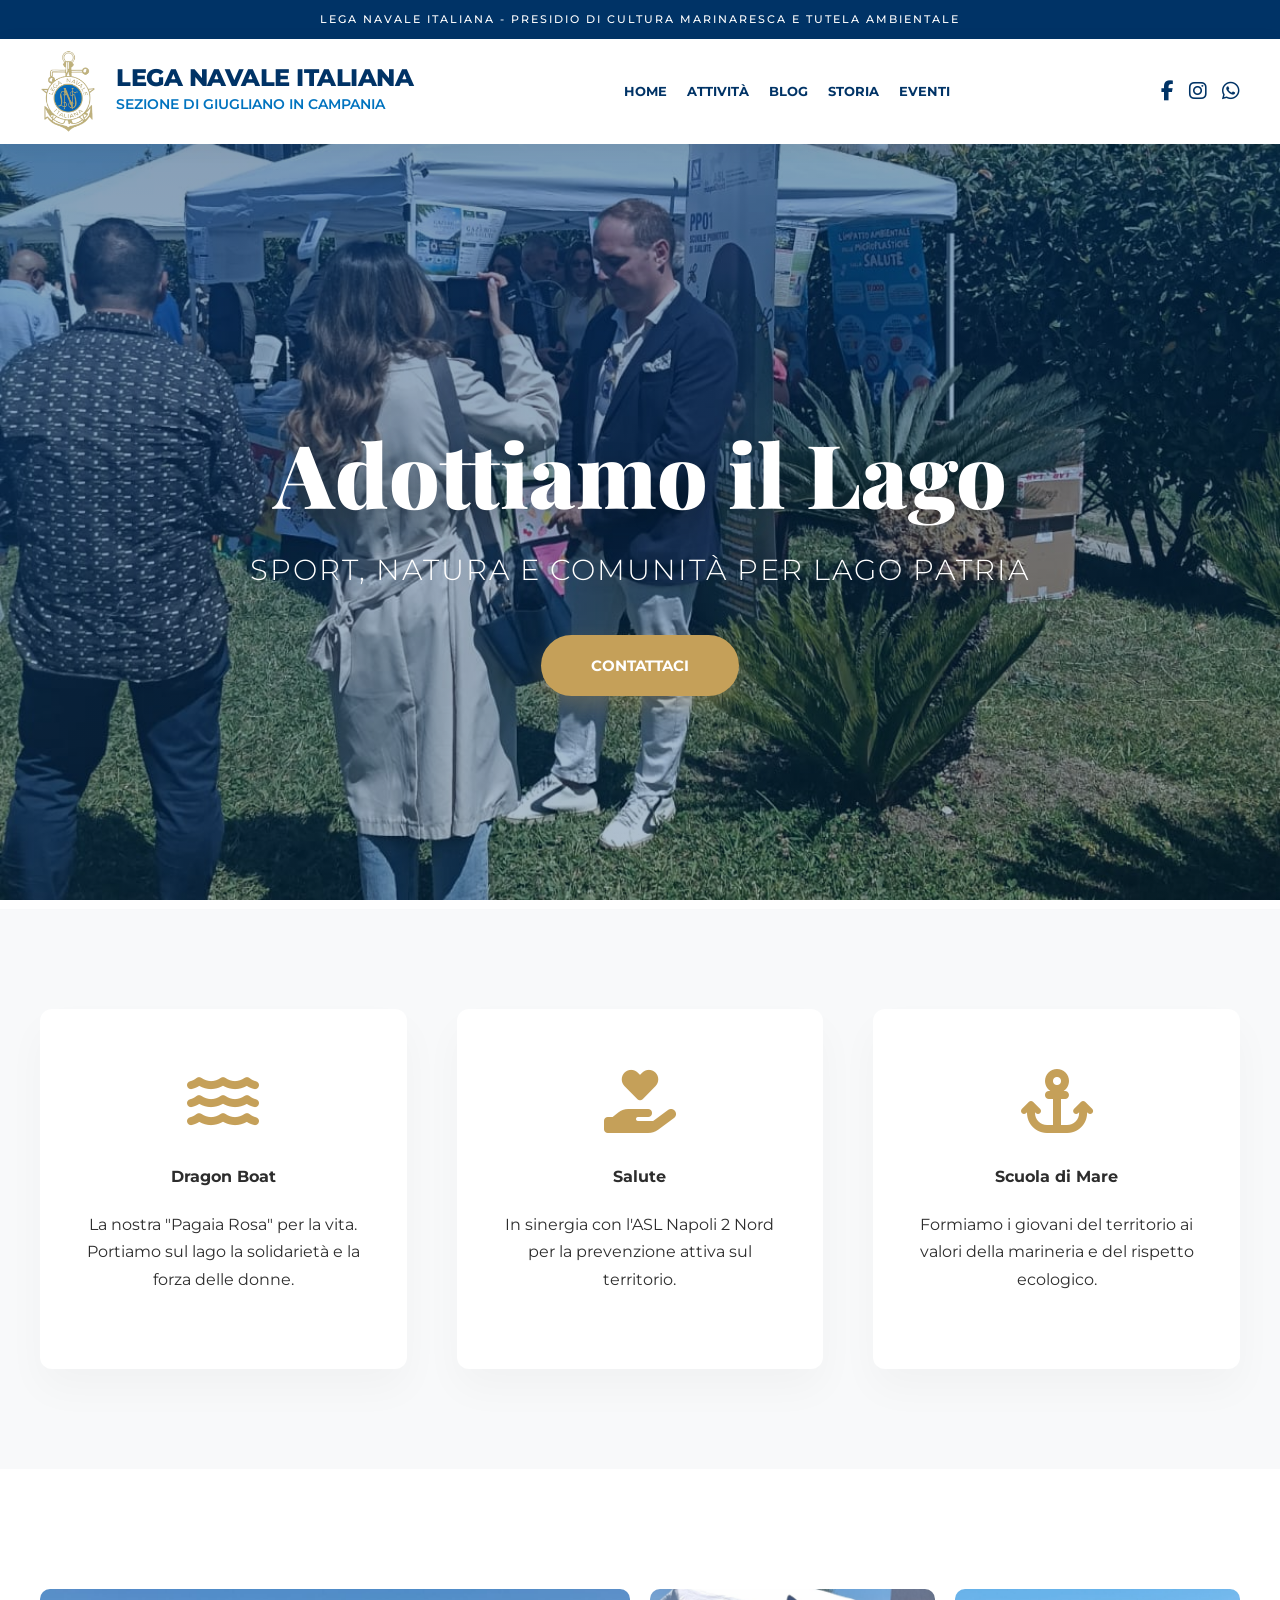
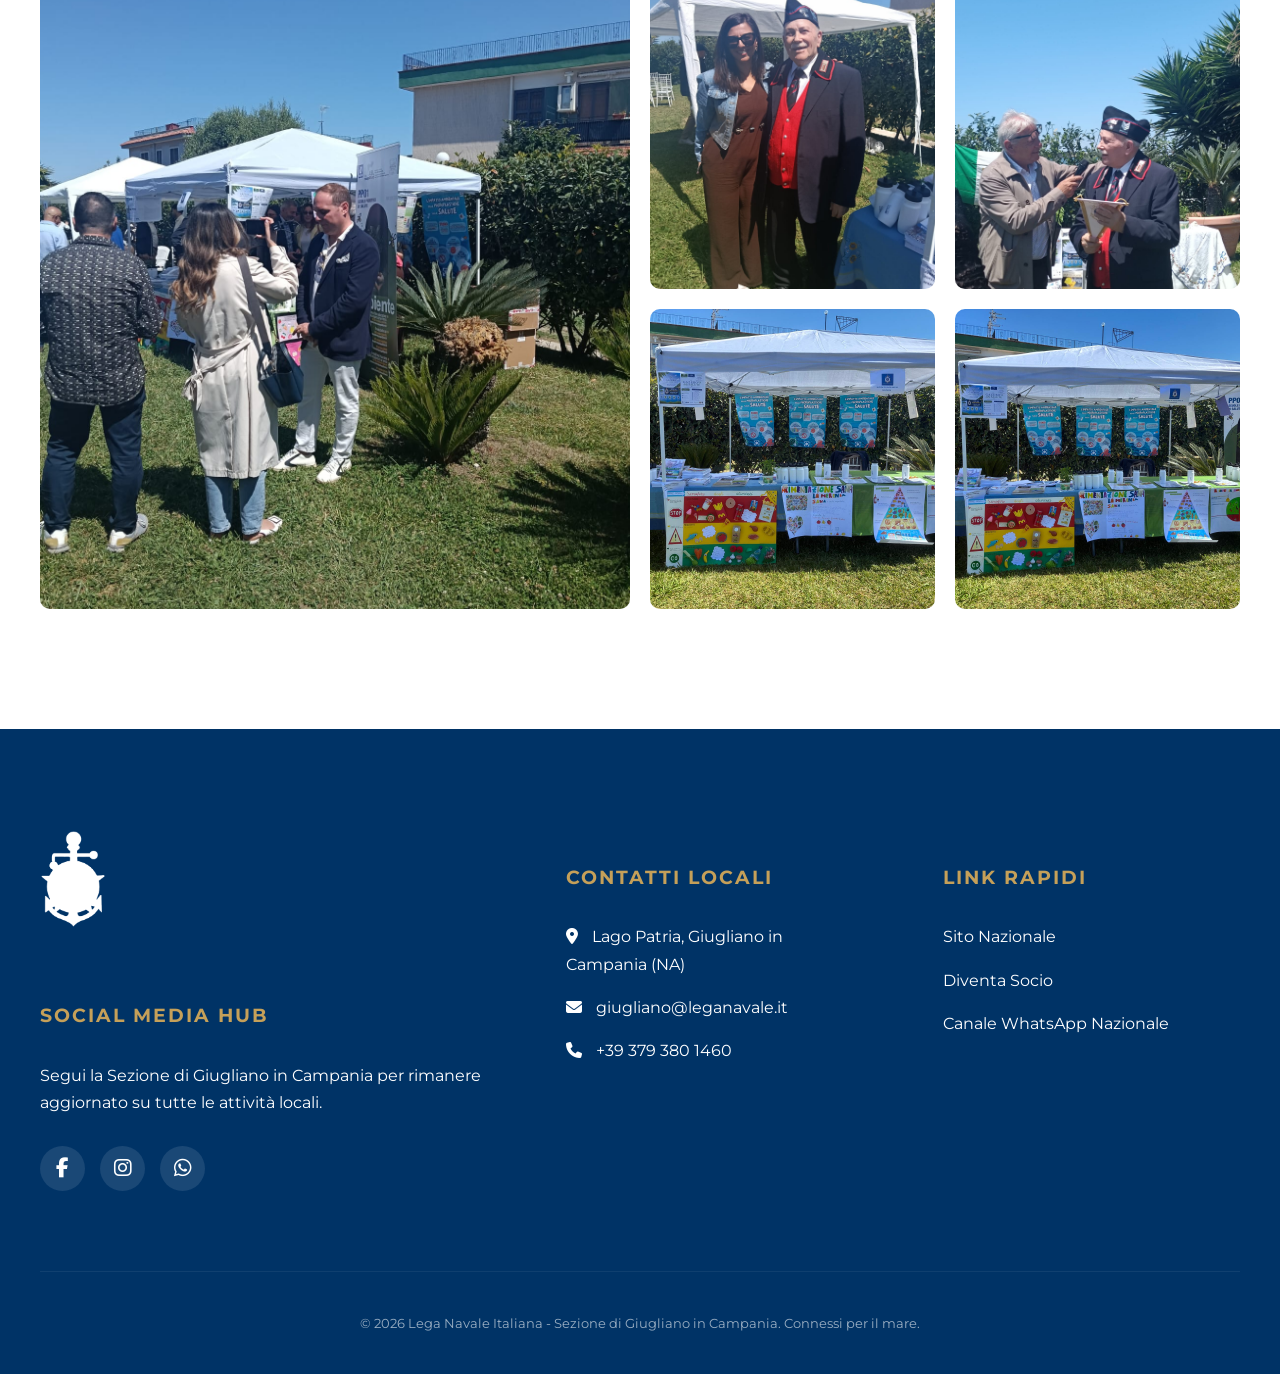
<file: index.html>
<!DOCTYPE html>
<html lang="it-IT">
<head>
    <meta charset="utf-8">
    <meta http-equiv="X-UA-Compatible" content="IE=edge,chrome=1">
    <title>Lega Navale Italiana - Sezione di Giugliano in Campania</title>
    <meta name="viewport" content="width=device-width, initial-scale=1.0">
    
    <!-- Importazione Font Istituzionali Simili -->
    <link href="https://fonts.googleapis.com/css2?family=Playfair+Display:wght@700;900&family=Montserrat:wght@300;400;500;600;700&display=swap" rel="stylesheet">
    <link rel="stylesheet" href="https://cdnjs.cloudflare.com/ajax/libs/font-awesome/6.5.1/css/all.min.css">

    <style>
        :root {
            --lni-blue: #003366; 
            --lni-light-blue: #0073bf;
            --lni-gold: #c5a059; 
            --lni-white: #ffffff;
            --lni-gray: #f8f9fa;
            --container-width: 1300px;
        }

        * { box-sizing: border-box; }

        body {
            font-family: 'Montserrat', sans-serif;
            margin: 0;
            padding: 0;
            color: #2d2d2d;
            line-height: 1.7;
            background-color: var(--lni-white);
            -webkit-font-smoothing: antialiased;
        }

        /* Top Bar */
        .top-bar {
            background-color: var(--lni-blue);
            color: white;
            padding: 10px 0;
            font-size: 11px;
            text-align: center;
            letter-spacing: 2px;
            text-transform: uppercase;
            font-weight: 500;
        }

        /* Navigation */
        nav {
            background: rgba(255, 255, 255, 0.98);
            backdrop-filter: blur(10px);
            box-shadow: 0 4px 20px rgba(0,0,0,0.05);
            padding: 10px 0;
            position: sticky;
            top: 0;
            z-index: 1000;
        }
        .nav-container {
            max-width: var(--container-width);
            margin: 0 auto;
            display: flex;
            justify-content: space-between;
            align-items: center;
            padding: 0 40px;
        }
        .logo-box {
            display: flex;
            align-items: center;
            text-decoration: none;
            color: var(--lni-blue);
        }
        .logo-box img {
            height: 85px;
            margin-right: 20px;
        }
        .logo-text h1 {
            font-size: 24px;
            margin: 0;
            font-weight: 800;
            letter-spacing: -0.5px;
            line-height: 1.1;
        }
        .logo-text span {
            font-size: 14px;
            display: block;
            color: var(--lni-light-blue);
            text-transform: uppercase;
            font-weight: 600;
            margin-top: 2px;
        }

        .nav-main-links { display: flex; gap: 20px; margin: 0 30px; }
        .nav-main-links a { text-decoration: none; color: var(--lni-blue); font-weight: 700; text-transform: uppercase; font-size: 13px; transition: 0.3s; }
        .nav-main-links a:hover { color: var(--lni-gold); }

        .nav-social {
            display: flex;
            align-items: center;
            gap: 15px;
        }
        .nav-social a {
            color: var(--lni-blue);
            font-size: 20px;
            transition: 0.3s;
            text-decoration: none;
        }
        .nav-social a:hover { color: var(--lni-gold); }

        /* Mobile Menu Toggle */
        .menu-toggle {
            display: none;
            font-size: 28px;
            color: var(--lni-blue);
            cursor: pointer;
            z-index: 1001;
        }

        /* Hero Section */
        .hero {
            height: 85vh;
            background: linear-gradient(rgba(0, 51, 102, 0.5), rgba(0, 51, 102, 0.3)), url('IMG-20260527-WA0098.jpg');
            background-size: cover;
            background-position: center;
            background-attachment: fixed;
            display: flex;
            align-items: center;
            justify-content: center;
            color: white;
            text-align: center;
            position: relative;
        }
        .hero-content {
            max-width: 1000px;
            padding: 40px;
        }
        .hero-content h2 {
            font-family: 'Playfair Display', serif;
            font-size: 5.5rem;
            margin-bottom: 20px;
            line-height: 1;
            font-weight: 900;
            text-shadow: 0 10px 30px rgba(0,0,0,0.3);
        }
        .hero-content p {
            font-size: 1.8rem;
            margin-bottom: 40px;
            font-weight: 300;
            letter-spacing: 2px;
            text-transform: uppercase;
        }

        .btn-gold {
            background-color: var(--lni-gold);
            color: white;
            padding: 18px 50px;
            text-decoration: none;
            font-weight: 700;
            border-radius: 50px;
            transition: all 0.4s;
            text-transform: uppercase;
            font-size: 15px;
            display: inline-block;
            box-shadow: 0 10px 20px rgba(197, 160, 89, 0.3);
        }
        .btn-gold:hover {
            transform: scale(1.05);
            box-shadow: 0 15px 30px rgba(0,0,0,0.2);
        }

        /* Features Section */
        .features-section {
            background-color: var(--lni-gray);
            padding: 100px 0;
        }
        .features {
            display: grid;
            grid-template-columns: repeat(3, 1fr);
            gap: 50px;
            max-width: var(--container-width);
            margin: 0 auto;
            padding: 0 40px;
        }
        .card {
            background: white;
            padding: 60px 40px;
            border-radius: 12px;
            box-shadow: 0 20px 40px rgba(0,0,0,0.03);
            transition: all 0.5s ease;
            text-align: center;
        }
        .card:hover {
            transform: translateY(-15px);
            border-bottom: 6px solid var(--lni-blue);
        }
        .card i {
            font-size: 4rem;
            color: var(--lni-gold);
            margin-bottom: 30px;
            display: block;
        }

        /* Showcase Gallery */
        .showcase { padding: 120px 0; }
        .gallery-container { max-width: var(--container-width); margin: 0 auto; padding: 0 40px; }
        .gallery-grid {
            display: grid;
            grid-template-columns: repeat(4, 1fr);
            grid-auto-rows: 300px;
            gap: 20px;
        }
        .gallery-item { position: relative; overflow: hidden; border-radius: 10px; }
        .gallery-item.large { grid-column: span 2; grid-row: span 2; }
        .gallery-item img { width: 100%; height: 100%; object-fit: cover; transition: 0.8s; }
        .gallery-item:hover img { transform: scale(1.1); }

        /* Footer */
        footer {
            background: var(--lni-blue);
            color: white;
            padding: 100px 40px 40px;
        }
        .footer-grid {
            max-width: var(--container-width);
            margin: 0 auto;
            display: grid;
            grid-template-columns: 1.5fr 1fr 1fr;
            gap: 80px;
        }
        .footer-logo img {
            height: 100px;
            margin-bottom: 30px;
            filter: brightness(0) invert(1);
        }
        .footer-col h5 {
            font-size: 1.2rem;
            margin-bottom: 30px;
            color: var(--lni-gold);
            text-transform: uppercase;
            letter-spacing: 2px;
        }
        .social-box {
            display: flex;
            gap: 15px;
            margin-top: 30px;
            flex-wrap: wrap;
        }
        .social-box a {
            width: 45px;
            height: 45px;
            background: rgba(255,255,255,0.1);
            display: flex;
            align-items: center;
            justify-content: center;
            border-radius: 50%;
            color: white;
            font-size: 20px;
            transition: 0.3s;
            text-decoration: none;
        }
        .social-box a:hover {
            background: var(--lni-gold);
            transform: translateY(-5px);
        }
        .copyright {
            max-width: var(--container-width);
            margin: 80px auto 0;
            padding-top: 40px;
            border-top: 1px solid rgba(255,255,255,0.1);
            text-align: center;
            font-size: 13px;
            opacity: 0.6;
        }

        /* Mobile Adjustments */
        @media (max-width: 1024px) {
            .hero-content h2 { font-size: 4rem; }
            .features { grid-template-columns: repeat(2, 1fr); }
            .footer-grid { grid-template-columns: 1fr; text-align: center; }
            .social-box { justify-content: center; }

            .menu-toggle { display: block; }
            .nav-main-links {
                display: none;
                flex-direction: column;
                position: absolute;
                top: 100%;
                left: 0;
                width: 100%;
                background: white;
                padding: 30px;
                box-shadow: 0 15px 30px rgba(0,0,0,0.1);
                gap: 20px;
                margin: 0;
                text-align: center;
                border-top: 1px solid #eee;
            }
            .nav-main-links.active { display: flex; }
            .nav-social { display: none; }
        }
        @media (max-width: 768px) {
            .hero-content h2 { font-size: 3rem; }
            .features { grid-template-columns: 1fr; }
            .gallery-grid { grid-template-columns: 1fr; }
            .nav-container { padding: 0 20px; }
            .logo-text h1 { font-size: 18px; }
            .logo-box img { height: 60px; }
            .nav-social { display: none; }
        }
    </style>
</head>
<body>

    <div class="top-bar">
        Lega Navale Italiana - Presidio di Cultura Marinaresca e Tutela Ambientale
    </div>

    <nav>
        <div class="nav-container">
            <a href="index.html" class="logo-box">
                <img src="mod/aalborg_theme/graphics/nuovo_layout/images/logo.png" alt="Logo LNI">
                <div class="logo-text">
                    <h1>LEGA NAVALE ITALIANA</h1>
                    <span>Sezione di Giugliano in Campania</span>
                </div>
            </a>
            
            <div class="nav-main-links" id="nav-menu">
                <a href="index.html">Home</a>
                <a href="attivita.html">Attività</a>
                <a href="blog.html">Blog</a>
                <a href="storia.html">Storia</a>
                <a href="eventi.html">Eventi</a>
            </div>

            <div class="nav-social">
                <a href="https://www.facebook.com/share/1XzdyFtsT1/" title="Facebook" target="_blank"><i class="fab fa-facebook-f"></i></a>
                <a href="https://www.instagram.com/leganavaledigiugliano?igsh=MW5rMWNlbTltMmd3MA==" title="Instagram" target="_blank"><i class="fab fa-instagram"></i></a>
                <a href="https://wa.me/393793801460" title="WhatsApp" target="_blank"><i class="fab fa-whatsapp"></i></a>
            </div>

            <div class="menu-toggle" onclick="toggleMenu()">
                <i class="fas fa-bars"></i>
            </div>
        </div>
    </nav>

    <script>
        function toggleMenu() {
            const menu = document.getElementById('nav-menu');
            menu.classList.toggle('active');
        }
    </script>

    <header class="hero">
        <div class="hero-content">
            <h2>Adottiamo il Lago</h2>
            <p>Sport, Natura e Comunità per Lago Patria</p>
            <a href="https://wa.me/393793801460" class="btn-gold">Contattaci</a>
        </div>
    </header>

    <section class="features-section" id="progetti">
        <div class="features">
            <div class="card">
                <i class="fas fa-water"></i>
                <h4>Dragon Boat</h4>
                <p>La nostra "Pagaia Rosa" per la vita. Portiamo sul lago la solidarietà e la forza delle donne.</p>
            </div>
            <div class="card">
                <i class="fas fa-hand-holding-heart"></i>
                <h4>Salute</h4>
                <p>In sinergia con l'ASL Napoli 2 Nord per la prevenzione attiva sul territorio.</p>
            </div>
            <div class="card">
                <i class="fas fa-anchor"></i>
                <h4>Scuola di Mare</h4>
                <p>Formiamo i giovani del territorio ai valori della marineria e del rispetto ecologico.</p>
            </div>
        </div>
    </section>

    <section class="showcase">
        <div class="gallery-container">
            <div class="gallery-grid">
                <div class="gallery-item large">
                    <img src="IMG-20260527-WA0098.jpg" alt="Lago Patria">
                </div>
                <div class="gallery-item">
                    <img src="IMG-20260527-WA0032.jpg" alt="Eventi">
                </div>
                <div class="gallery-item">
                    <img src="IMG-20260527-WA0045.jpg" alt="Sede LNI">
                </div>
                <div class="gallery-item">
                    <img src="IMG-20260527-WA0053.jpg" alt="Giovani">
                </div>
                <div class="gallery-item">
                    <img src="IMG-20260527-WA0084.jpg" alt="Premiazione">
                </div>
            </div>
        </div>
    </section>

    <footer>
        <div class="footer-grid">
            <div class="footer-col">
                <div class="footer-logo">
                    <img src="mod/aalborg_theme/graphics/nuovo_layout/images/logo.png" alt="Logo LNI">
                </div>
                <h5>Social Media Hub</h5>
                <p>Segui la Sezione di Giugliano in Campania per rimanere aggiornato su tutte le attività locali.</p>
                <div class="social-box">
                    <a href="https://www.facebook.com/share/1XzdyFtsT1/" title="Facebook" target="_blank"><i class="fab fa-facebook-f"></i></a>
                    <a href="https://www.instagram.com/leganavaledigiugliano?igsh=MW5rMWNlbTltMmd3MA==" title="Instagram" target="_blank"><i class="fab fa-instagram"></i></a>
                    <a href="https://wa.me/393793801460" title="WhatsApp" target="_blank"><i class="fab fa-whatsapp"></i></a>
                </div>
            </div>
            <div class="footer-col">
                <h5>Contatti Locali</h5>
                <p><i class="fas fa-map-marker-alt" style="margin-right:10px;"></i> Lago Patria, Giugliano in Campania (NA)</p>
                <p><i class="fas fa-envelope" style="margin-right:10px;"></i> giugliano@leganavale.it</p>
                <p><i class="fas fa-phone" style="margin-right:10px;"></i> +39 379 380 1460</p>
            </div>
            <div class="footer-col">
                <h5>Link Rapidi</h5>
                <p><a href="https://www.leganavale.it" target="_blank" style="color:white; text-decoration:none;">Sito Nazionale</a></p>
                <p><a href="https://www.leganavale.it/struttura/associati" target="_blank" style="color:white; text-decoration:none;">Diventa Socio</a></p>
                <p><a href="https://whatsapp.com/channel/0029VaB0RAn1XquW6LqG3M3f" target="_blank" style="color:white; text-decoration:none;">Canale WhatsApp Nazionale</a></p>
            </div>
        </div>
        <div class="copyright">
            &copy; 2026 Lega Navale Italiana - Sezione di Giugliano in Campania. Connessi per il mare.
        </div>
    </footer>

</body>
</html>
</file>
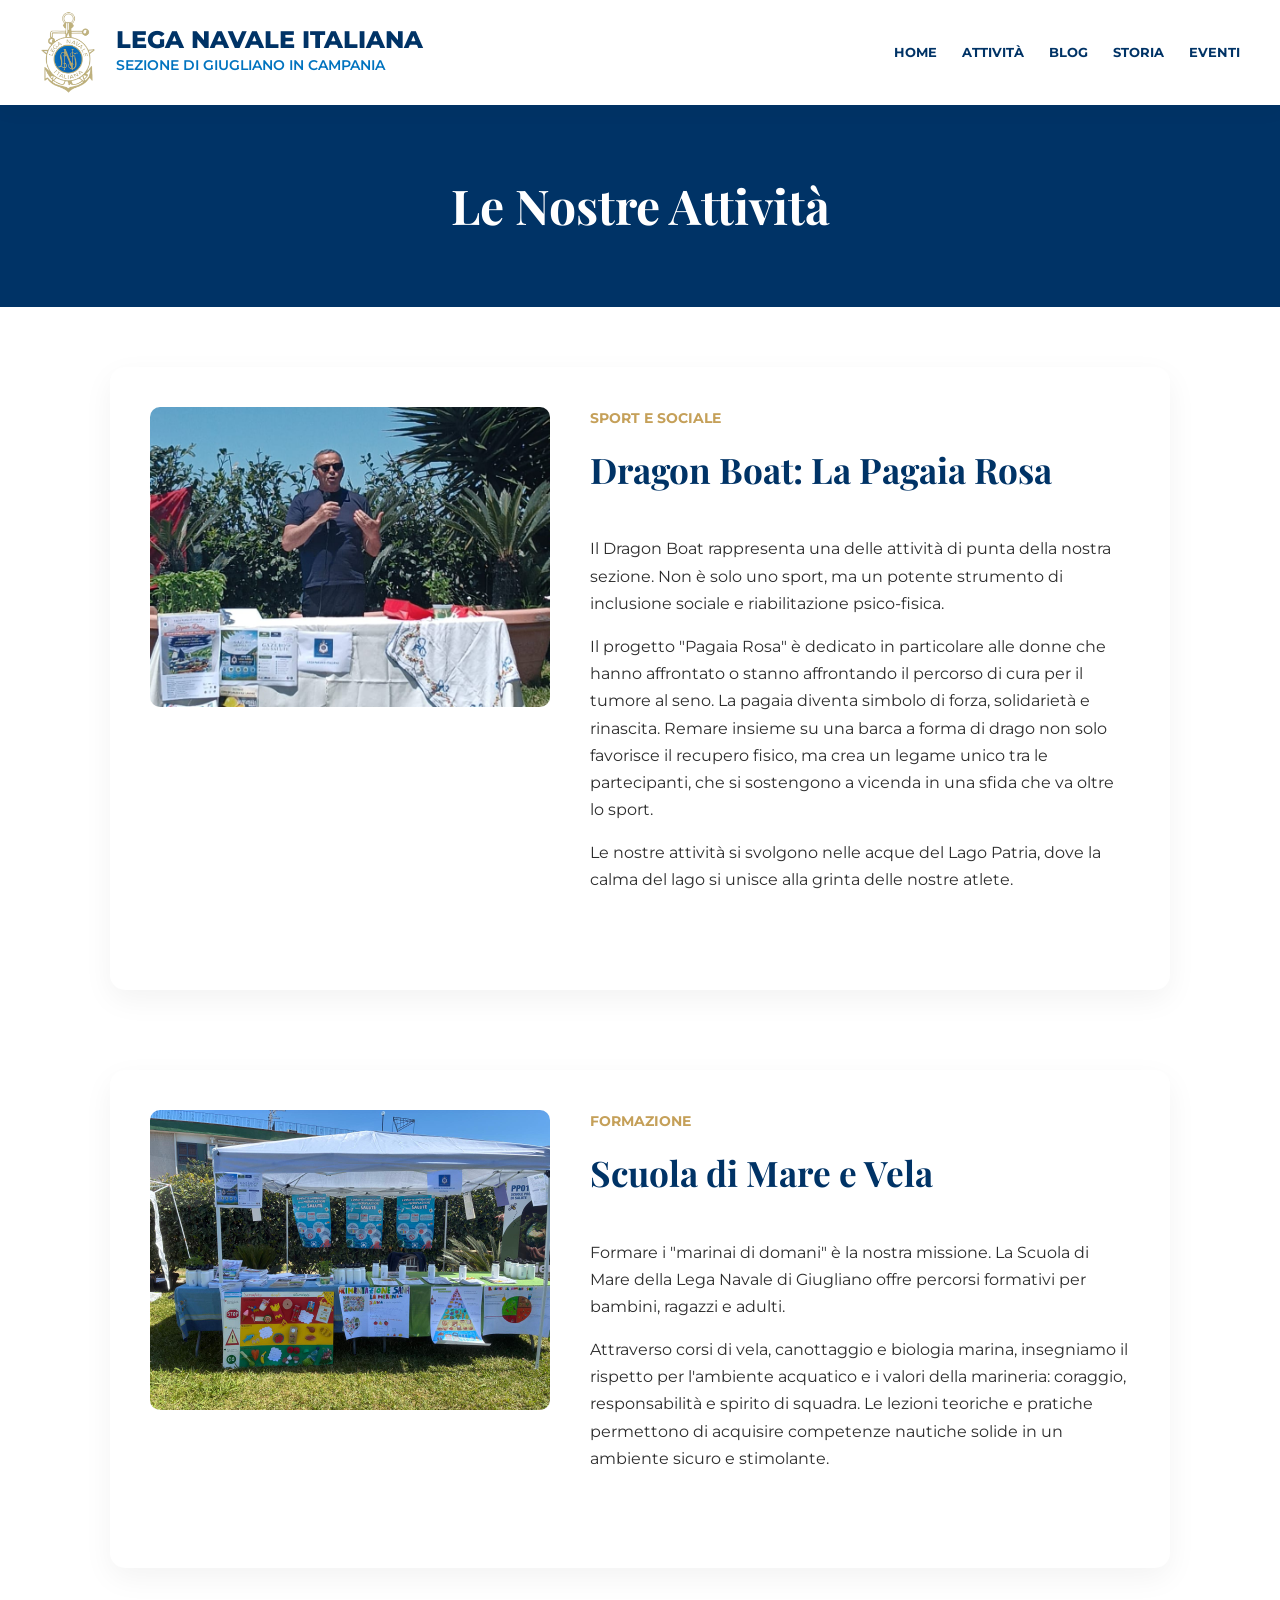
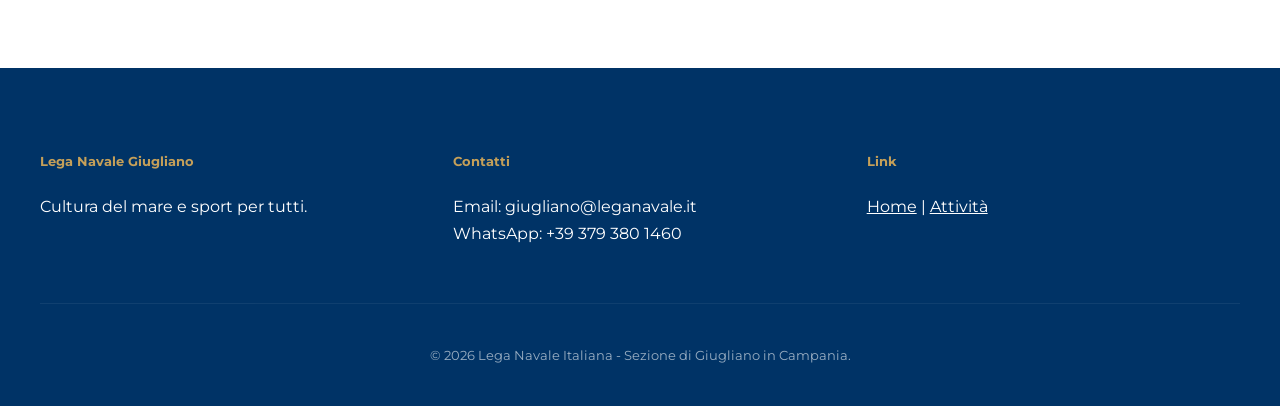
<file: attivita.html>
<!DOCTYPE html>
<html lang="it-IT">
<head>
    <meta charset="utf-8">
    <meta http-equiv="X-UA-Compatible" content="IE=edge,chrome=1">
    <title>Le Nostre Attività - Lega Navale Italiana Sezione di Giugliano</title>
    <meta name="viewport" content="width=device-width, initial-scale=1.0">
    <link href="https://fonts.googleapis.com/css2?family=Playfair+Display:wght@700;900&family=Montserrat:wght@300;400;500;600;700&display=swap" rel="stylesheet">
    <link rel="stylesheet" href="https://cdnjs.cloudflare.com/ajax/libs/font-awesome/6.5.1/css/all.min.css">
    <style>
        :root {
            --lni-blue: #003366; 
            --lni-light-blue: #0073bf;
            --lni-gold: #c5a059; 
            --lni-white: #ffffff;
            --lni-gray: #f8f9fa;
            --container-width: 1100px;
        }

        * { box-sizing: border-box; }
        body {
            font-family: 'Montserrat', sans-serif;
            margin: 0; padding: 0; color: #2d2d2d; line-height: 1.7; background-color: var(--lni-white);
        }

        /* Navigation */
        nav {
            background: rgba(255, 255, 255, 0.98);
            backdrop-filter: blur(10px);
            box-shadow: 0 4px 20px rgba(0,0,0,0.05);
            padding: 10px 0;
            position: sticky;
            top: 0;
            z-index: 1000;
        }
        .nav-container {
            max-width: 1300px;
            margin: 0 auto;
            display: flex;
            justify-content: space-between;
            align-items: center;
            padding: 0 40px;
        }
        .logo-box {
            display: flex;
            align-items: center;
            text-decoration: none;
            color: var(--lni-blue);
        }
        .logo-box img { height: 85px; margin-right: 20px; }
        .logo-text h1 { font-size: 24px; margin: 0; font-weight: 800; line-height: 1.1; }
        .logo-text span { font-size: 14px; display: block; color: var(--lni-light-blue); text-transform: uppercase; font-weight: 600; }
        
        .nav-links { display: flex; gap: 25px; align-items: center; }
        .nav-links a { text-decoration: none; color: var(--lni-blue); font-weight: 700; text-transform: uppercase; font-size: 13px; transition: 0.3s; }
        .nav-links a:hover { color: var(--lni-gold); }

        .menu-toggle { display: none; font-size: 28px; color: var(--lni-blue); cursor: pointer; }

        /* Header Page */
        .page-header {
            background: var(--lni-blue);
            color: white;
            padding: 60px 0;
            text-align: center;
        }
        .page-header h2 { font-family: 'Playfair Display', serif; font-size: 3rem; margin: 0; }

        /* Article Structure */
        .article-container {
            max-width: var(--container-width);
            margin: 60px auto;
            padding: 0 20px;
        }
        .article-card {
            background: white;
            border-radius: 15px;
            box-shadow: 0 10px 30px rgba(0,0,0,0.05);
            margin-bottom: 80px;
            overflow: hidden;
        }
        .article-content { padding: 40px; }
        .article-header { display: flex; gap: 40px; margin-bottom: 40px; }
        .article-cover { flex: 0 0 400px; height: 300px; border-radius: 10px; overflow: hidden; }
        .article-cover img { width: 100%; height: 100%; object-fit: cover; }
        .article-text { flex: 1; }
        .article-text h3 { font-family: 'Playfair Display', serif; font-size: 2.2rem; margin-top: 0; color: var(--lni-blue); }
        .article-category { color: var(--lni-gold); font-weight: 700; text-transform: uppercase; font-size: 14px; margin-bottom: 10px; display: block; }
        
        footer { background: var(--lni-blue); color: white; padding: 60px 40px 40px; margin-top: 100px; }
        .footer-grid { max-width: 1300px; margin: 0 auto; display: grid; grid-template-columns: 1fr 1fr 1fr; gap: 40px; }
        .footer-col h5 { color: var(--lni-gold); margin-bottom: 20px; }
        .copyright { text-align: center; padding-top: 40px; border-top: 1px solid rgba(255,255,255,0.1); margin-top: 40px; font-size: 13px; opacity: 0.6; }

        @media (max-width: 1024px) {
            .article-header { flex-direction: column; }
            .article-cover { flex: 0 0 auto; width: 100%; height: 250px; }
            
            .menu-toggle { display: block; }
            .nav-links {
                display: none;
                flex-direction: column;
                position: absolute;
                top: 100%;
                left: 0;
                width: 100%;
                background: white;
                padding: 30px;
                box-shadow: 0 15px 30px rgba(0,0,0,0.1);
                gap: 20px;
                text-align: center;
                border-top: 1px solid #eee;
            }
            .nav-links.active { display: flex; }
            .nav-container { padding: 0 20px; }
        }
    </style>
</head>
<body>

    <nav>
        <div class="nav-container">
            <a href="index.html" class="logo-box">
                <img src="mod/aalborg_theme/graphics/nuovo_layout/images/logo.png" alt="Logo LNI">
                <div class="logo-text">
                    <h1>LEGA NAVALE ITALIANA</h1>
                    <span>Sezione di Giugliano in Campania</span>
                </div>
            </a>
            <div class="nav-links" id="nav-menu">
                <a href="index.html">Home</a>
                <a href="attivita.html">Attività</a>
                <a href="blog.html">Blog</a>
                <a href="storia.html">Storia</a>
                <a href="eventi.html">Eventi</a>
            </div>
            <div class="menu-toggle" onclick="toggleMenu()">
                <i class="fas fa-bars"></i>
            </div>
        </div>
    </nav>

    <header class="page-header">
        <h2>Le Nostre Attività</h2>
    </header>

    <div class="article-container">
        <!-- Dragon Boat -->
        <article class="article-card">
            <div class="article-content">
                <div class="article-header">
                    <div class="article-cover">
                        <img src="IMG-20260527-WA0104.jpg" alt="Dragon Boat">
                    </div>
                    <div class="article-text">
                        <span class="article-category">Sport e Sociale</span>
                        <h3>Dragon Boat: La Pagaia Rosa</h3>
                        <p>Il Dragon Boat rappresenta una delle attività di punta della nostra sezione. Non è solo uno sport, ma un potente strumento di inclusione sociale e riabilitazione psico-fisica.</p>
                        <p>Il progetto "Pagaia Rosa" è dedicato in particolare alle donne che hanno affrontato o stanno affrontando il percorso di cura per il tumore al seno. La pagaia diventa simbolo di forza, solidarietà e rinascita. Remare insieme su una barca a forma di drago non solo favorisce il recupero fisico, ma crea un legame unico tra le partecipanti, che si sostengono a vicenda in una sfida che va oltre lo sport.</p>
                        <p>Le nostre attività si svolgono nelle acque del Lago Patria, dove la calma del lago si unisce alla grinta delle nostre atlete.</p>
                    </div>
                </div>
            </div>
        </article>

        <!-- Scuola di Mare -->
        <article class="article-card">
            <div class="article-content">
                <div class="article-header">
                    <div class="article-cover">
                        <img src="IMG-20260527-WA0053.jpg" alt="Scuola di Mare">
                    </div>
                    <div class="article-text">
                        <span class="article-category">Formazione</span>
                        <h3>Scuola di Mare e Vela</h3>
                        <p>Formare i "marinai di domani" è la nostra missione. La Scuola di Mare della Lega Navale di Giugliano offre percorsi formativi per bambini, ragazzi e adulti.</p>
                        <p>Attraverso corsi di vela, canottaggio e biologia marina, insegniamo il rispetto per l'ambiente acquatico e i valori della marineria: coraggio, responsabilità e spirito di squadra. Le lezioni teoriche e pratiche permettono di acquisire competenze nautiche solide in un ambiente sicuro e stimolante.</p>
                    </div>
                </div>
            </div>
        </article>
    </div>

    <footer>
        <div class="footer-grid">
            <div class="footer-col">
                <h5>Lega Navale Giugliano</h5>
                <p>Cultura del mare e sport per tutti.</p>
            </div>
            <div class="footer-col">
                <h5>Contatti</h5>
                <p>Email: giugliano@leganavale.it<br>WhatsApp: +39 379 380 1460</p>
            </div>
            <div class="footer-col">
                <h5>Link</h5>
                <p><a href="index.html" style="color:white;">Home</a> | <a href="attivita.html" style="color:white;">Attività</a></p>
            </div>
        </div>
        <div class="copyright">
            &copy; 2026 Lega Navale Italiana - Sezione di Giugliano in Campania.
        </div>
    </footer>

    <script>
        function toggleMenu() {
            const menu = document.getElementById('nav-menu');
            menu.classList.toggle('active');
        }
    </script>
</body>
</html>
</file>
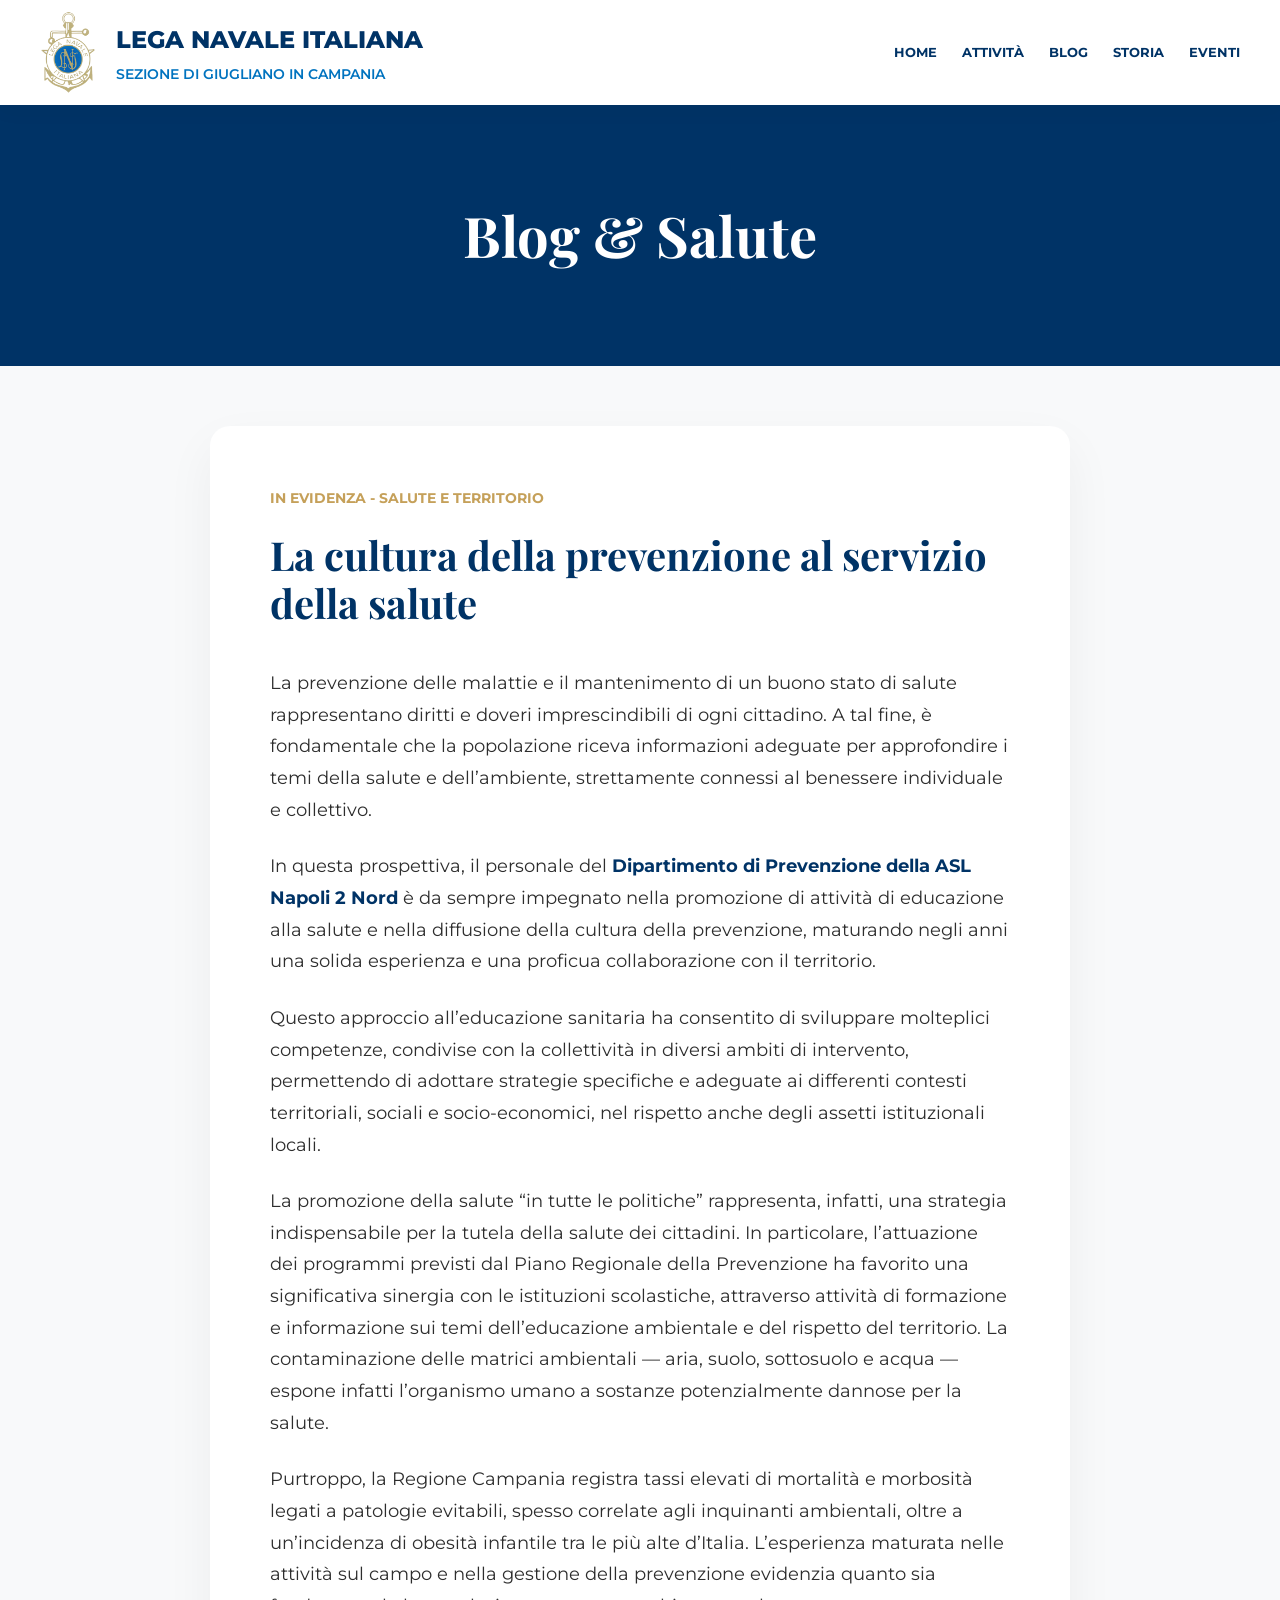
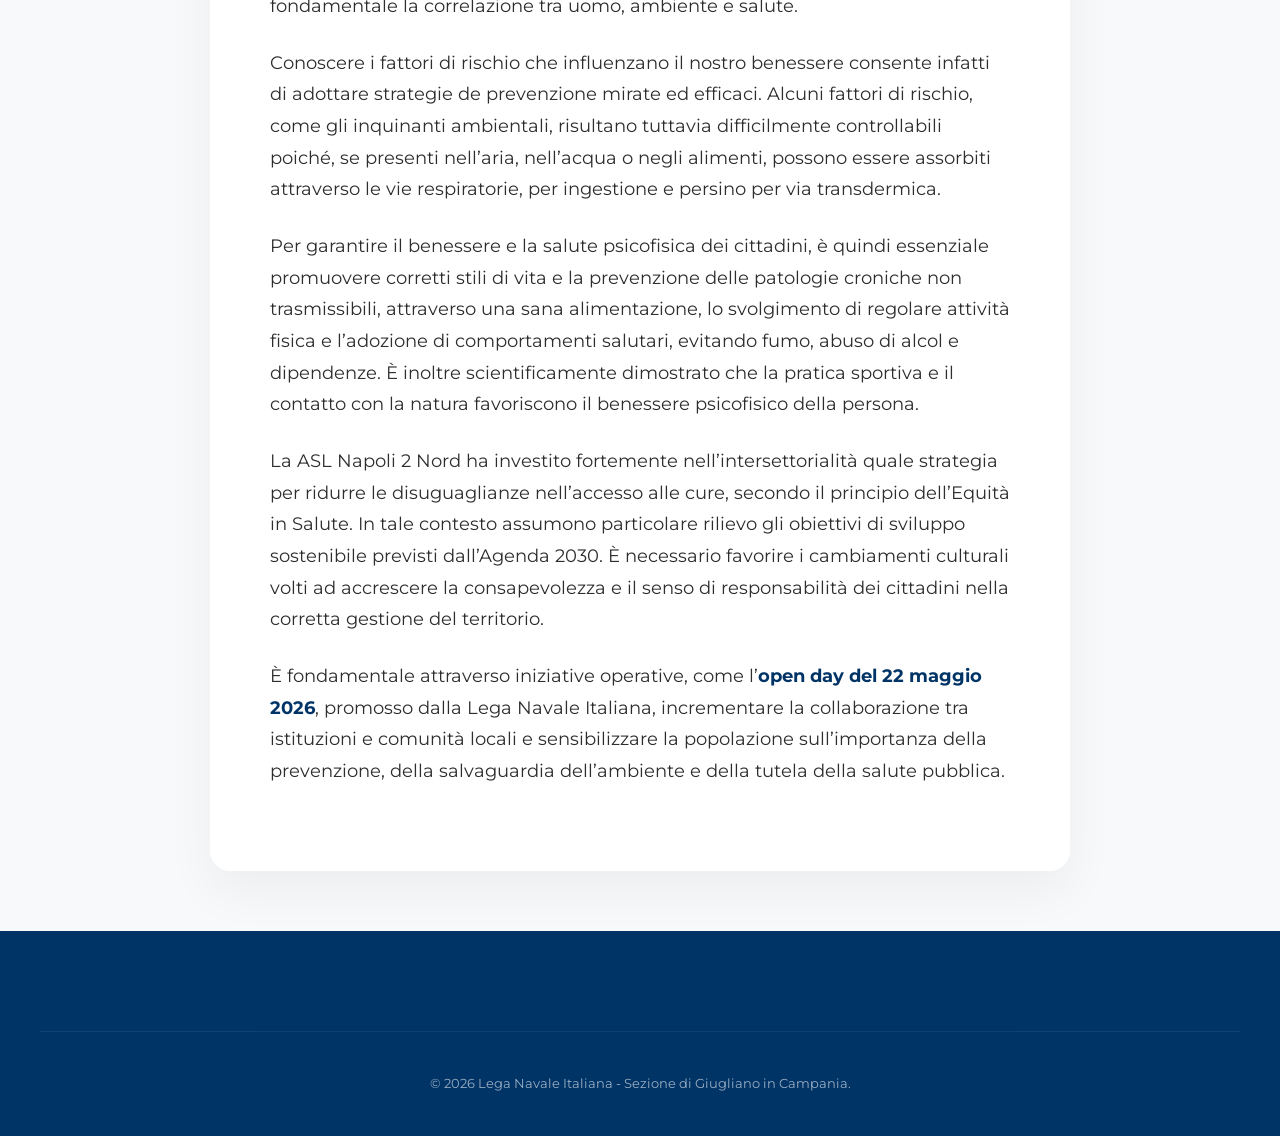
<file: blog.html>
<!DOCTYPE html>
<html lang="it-IT">
<head>
    <meta charset="utf-8">
    <meta http-equiv="X-UA-Compatible" content="IE=edge,chrome=1">
    <title>Blog - Lega Navale Italiana Sezione di Giugliano</title>
    <meta name="viewport" content="width=device-width, initial-scale=1.0">
    <link href="https://fonts.googleapis.com/css2?family=Playfair+Display:wght@700;900&family=Montserrat:wght@300;400;500;600;700&display=swap" rel="stylesheet">
    <link rel="stylesheet" href="https://cdnjs.cloudflare.com/ajax/libs/font-awesome/6.5.1/css/all.min.css">
    <style>
        :root {
            --lni-blue: #003366; 
            --lni-light-blue: #0073bf;
            --lni-gold: #c5a059; 
            --lni-white: #ffffff;
            --lni-gray: #f8f9fa;
            --container-width: 900px;
        }

        * { box-sizing: border-box; }
        body {
            font-family: 'Montserrat', sans-serif;
            margin: 0; padding: 0; color: #2d2d2d; line-height: 1.8; background-color: var(--lni-gray);
        }

        /* Navigation */
        nav {
            background: rgba(255, 255, 255, 0.98);
            backdrop-filter: blur(10px);
            box-shadow: 0 4px 20px rgba(0,0,0,0.05);
            padding: 10px 0;
            position: sticky; top: 0; z-index: 1000;
        }
        .nav-container {
            max-width: 1300px; margin: 0 auto; display: flex; justify-content: space-between; align-items: center; padding: 0 40px;
        }
        .logo-box { display: flex; align-items: center; text-decoration: none; color: var(--lni-blue); }
        .logo-box img { height: 85px; margin-right: 20px; }
        .logo-text h1 { font-size: 24px; margin: 0; font-weight: 800; }
        .logo-text span { font-size: 14px; display: block; color: var(--lni-light-blue); text-transform: uppercase; font-weight: 600; }
        
        .nav-links { display: flex; gap: 25px; align-items: center; }
        .nav-links a { text-decoration: none; color: var(--lni-blue); font-weight: 700; text-transform: uppercase; font-size: 13px; transition: 0.3s; }
        .nav-links a:hover { color: var(--lni-gold); }

        .menu-toggle { display: none; font-size: 28px; color: var(--lni-blue); cursor: pointer; }

        .blog-header { background: var(--lni-blue); color: white; padding: 80px 0; text-align: center; }
        .blog-header h2 { font-family: 'Playfair Display', serif; font-size: 3.5rem; margin: 0; }

        .article-container { max-width: var(--container-width); margin: 60px auto; padding: 0 20px; }
        .blog-post { background: white; padding: 60px; border-radius: 20px; box-shadow: 0 20px 50px rgba(0,0,0,0.05); }
        .post-meta { color: var(--lni-gold); font-weight: 700; text-transform: uppercase; font-size: 14px; margin-bottom: 20px; display: block; }
        .blog-post h3 { font-family: 'Playfair Display', serif; font-size: 2.5rem; color: var(--lni-blue); margin-top: 0; line-height: 1.2; }
        .blog-post p { margin-bottom: 25px; font-size: 1.1rem; }
        .blog-post strong { color: var(--lni-blue); }

        footer { background: var(--lni-blue); color: white; padding: 60px 40px 40px; }
        .copyright { text-align: center; padding-top: 40px; border-top: 1px solid rgba(255,255,255,0.1); margin-top: 40px; font-size: 13px; opacity: 0.6; }

        @media (max-width: 1024px) {
            .menu-toggle { display: block; }
            .nav-links {
                display: none;
                flex-direction: column;
                position: absolute;
                top: 100%;
                left: 0;
                width: 100%;
                background: white;
                padding: 30px;
                box-shadow: 0 15px 30px rgba(0,0,0,0.1);
                gap: 20px;
                text-align: center;
                border-top: 1px solid #eee;
            }
            .nav-links.active { display: flex; }
            .nav-container { padding: 0 20px; }
            .blog-post { padding: 30px; }
        }
    </style>
</head>
<body>

    <nav>
        <div class="nav-container">
            <a href="index.html" class="logo-box">
                <img src="mod/aalborg_theme/graphics/nuovo_layout/images/logo.png" alt="Logo LNI">
                <div class="logo-text">
                    <h1>LEGA NAVALE ITALIANA</h1>
                    <span>Sezione di Giugliano in Campania</span>
                </div>
            </a>
            <div class="nav-links" id="nav-menu">
                <a href="index.html">Home</a>
                <a href="attivita.html">Attività</a>
                <a href="blog.html">Blog</a>
                <a href="storia.html">Storia</a>
                <a href="eventi.html">Eventi</a>
            </div>
            <div class="menu-toggle" onclick="toggleMenu()">
                <i class="fas fa-bars"></i>
            </div>
        </div>
    </nav>

    <header class="blog-header">
        <h2>Blog & Salute</h2>
    </header>

    <div class="article-container">
        <article class="blog-post">
            <span class="post-meta">In Evidenza - Salute e Territorio</span>
            <h3>La cultura della prevenzione al servizio della salute</h3>
            
            <p>La prevenzione delle malattie e il mantenimento di un buono stato di salute rappresentano diritti e doveri imprescindibili di ogni cittadino. A tal fine, è fondamentale che la popolazione riceva informazioni adeguate per approfondire i temi della salute e dell’ambiente, strettamente connessi al benessere individuale e collettivo.</p>
            
            <p>In questa prospettiva, il personale del <strong>Dipartimento di Prevenzione della ASL Napoli 2 Nord</strong> è da sempre impegnato nella promozione di attività di educazione alla salute e nella diffusione della cultura della prevenzione, maturando negli anni una solida esperienza e una proficua collaborazione con il territorio.</p>
            
            <p>Questo approccio all’educazione sanitaria ha consentito di sviluppare molteplici competenze, condivise con la collettività in diversi ambiti di intervento, permettendo di adottare strategie specifiche e adeguate ai differenti contesti territoriali, sociali e socio-economici, nel rispetto anche degli assetti istituzionali locali.</p>
            
            <p>La promozione della salute “in tutte le politiche” rappresenta, infatti, una strategia indispensabile per la tutela della salute dei cittadini. In particolare, l’attuazione dei programmi previsti dal Piano Regionale della Prevenzione ha favorito una significativa sinergia con le istituzioni scolastiche, attraverso attività di formazione e informazione sui temi dell’educazione ambientale e del rispetto del territorio. La contaminazione delle matrici ambientali — aria, suolo, sottosuolo e acqua — espone infatti l’organismo umano a sostanze potenzialmente dannose per la salute.</p>
            
            <p>Purtroppo, la Regione Campania registra tassi elevati di mortalità e morbosità legati a patologie evitabili, spesso correlate agli inquinanti ambientali, oltre a un’incidenza di obesità infantile tra le più alte d’Italia. L’esperienza maturata nelle attività sul campo e nella gestione della prevenzione evidenzia quanto sia fondamentale la correlazione tra uomo, ambiente e salute.</p>
            
            <p>Conoscere i fattori di rischio che influenzano il nostro benessere consente infatti di adottare strategie de prevenzione mirate ed efficaci. Alcuni fattori di rischio, come gli inquinanti ambientali, risultano tuttavia difficilmente controllabili poiché, se presenti nell’aria, nell’acqua o negli alimenti, possono essere assorbiti attraverso le vie respiratorie, per ingestione e persino per via transdermica.</p>
            
            <p>Per garantire il benessere e la salute psicofisica dei cittadini, è quindi essenziale promuovere corretti stili di vita e la prevenzione delle patologie croniche non trasmissibili, attraverso una sana alimentazione, lo svolgimento di regolare attività fisica e l’adozione di comportamenti salutari, evitando fumo, abuso di alcol e dipendenze. È inoltre scientificamente dimostrato che la pratica sportiva e il contatto con la natura favoriscono il benessere psicofisico della persona.</p>
            
            <p>La ASL Napoli 2 Nord ha investito fortemente nell’intersettorialità quale strategia per ridurre le disuguaglianze nell’accesso alle cure, secondo il principio dell’Equità in Salute. In tale contesto assumono particolare rilievo gli obiettivi di sviluppo sostenibile previsti dall’Agenda 2030. È necessario favorire i cambiamenti culturali volti ad accrescere la consapevolezza e il senso di responsabilità dei cittadini nella corretta gestione del territorio.</p>
            
            <p>È fondamentale attraverso iniziative operative, come l’<strong>open day del 22 maggio 2026</strong>, promosso dalla Lega Navale Italiana, incrementare la collaborazione tra istituzioni e comunità locali e sensibilizzare la popolazione sull’importanza della prevenzione, della salvaguardia dell’ambiente e della tutela della salute pubblica.</p>
        </article>
    </div>

    <footer>
        <div class="copyright">
            &copy; 2026 Lega Navale Italiana - Sezione di Giugliano in Campania.
        </div>
    </footer>

    <script>
        function toggleMenu() {
            const menu = document.getElementById('nav-menu');
            menu.classList.toggle('active');
        }
    </script>
</body>
</html>
</file>
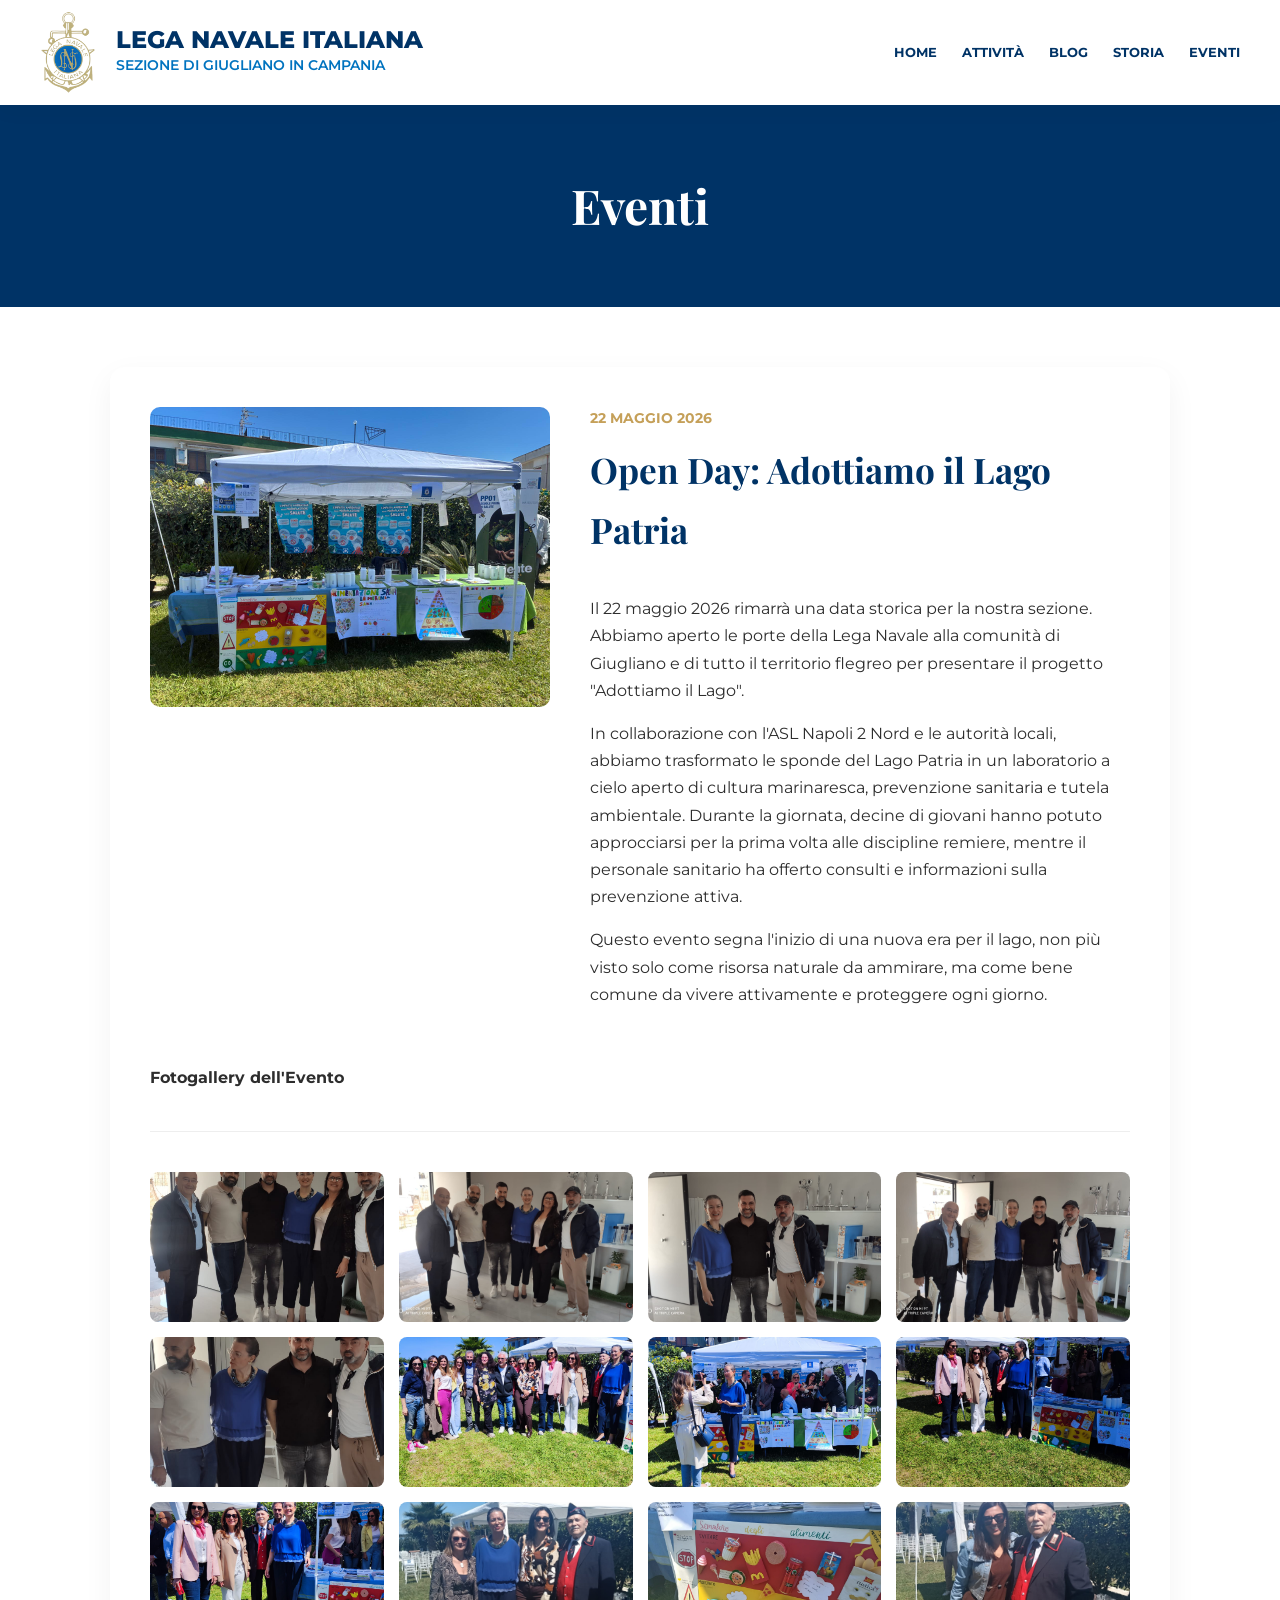
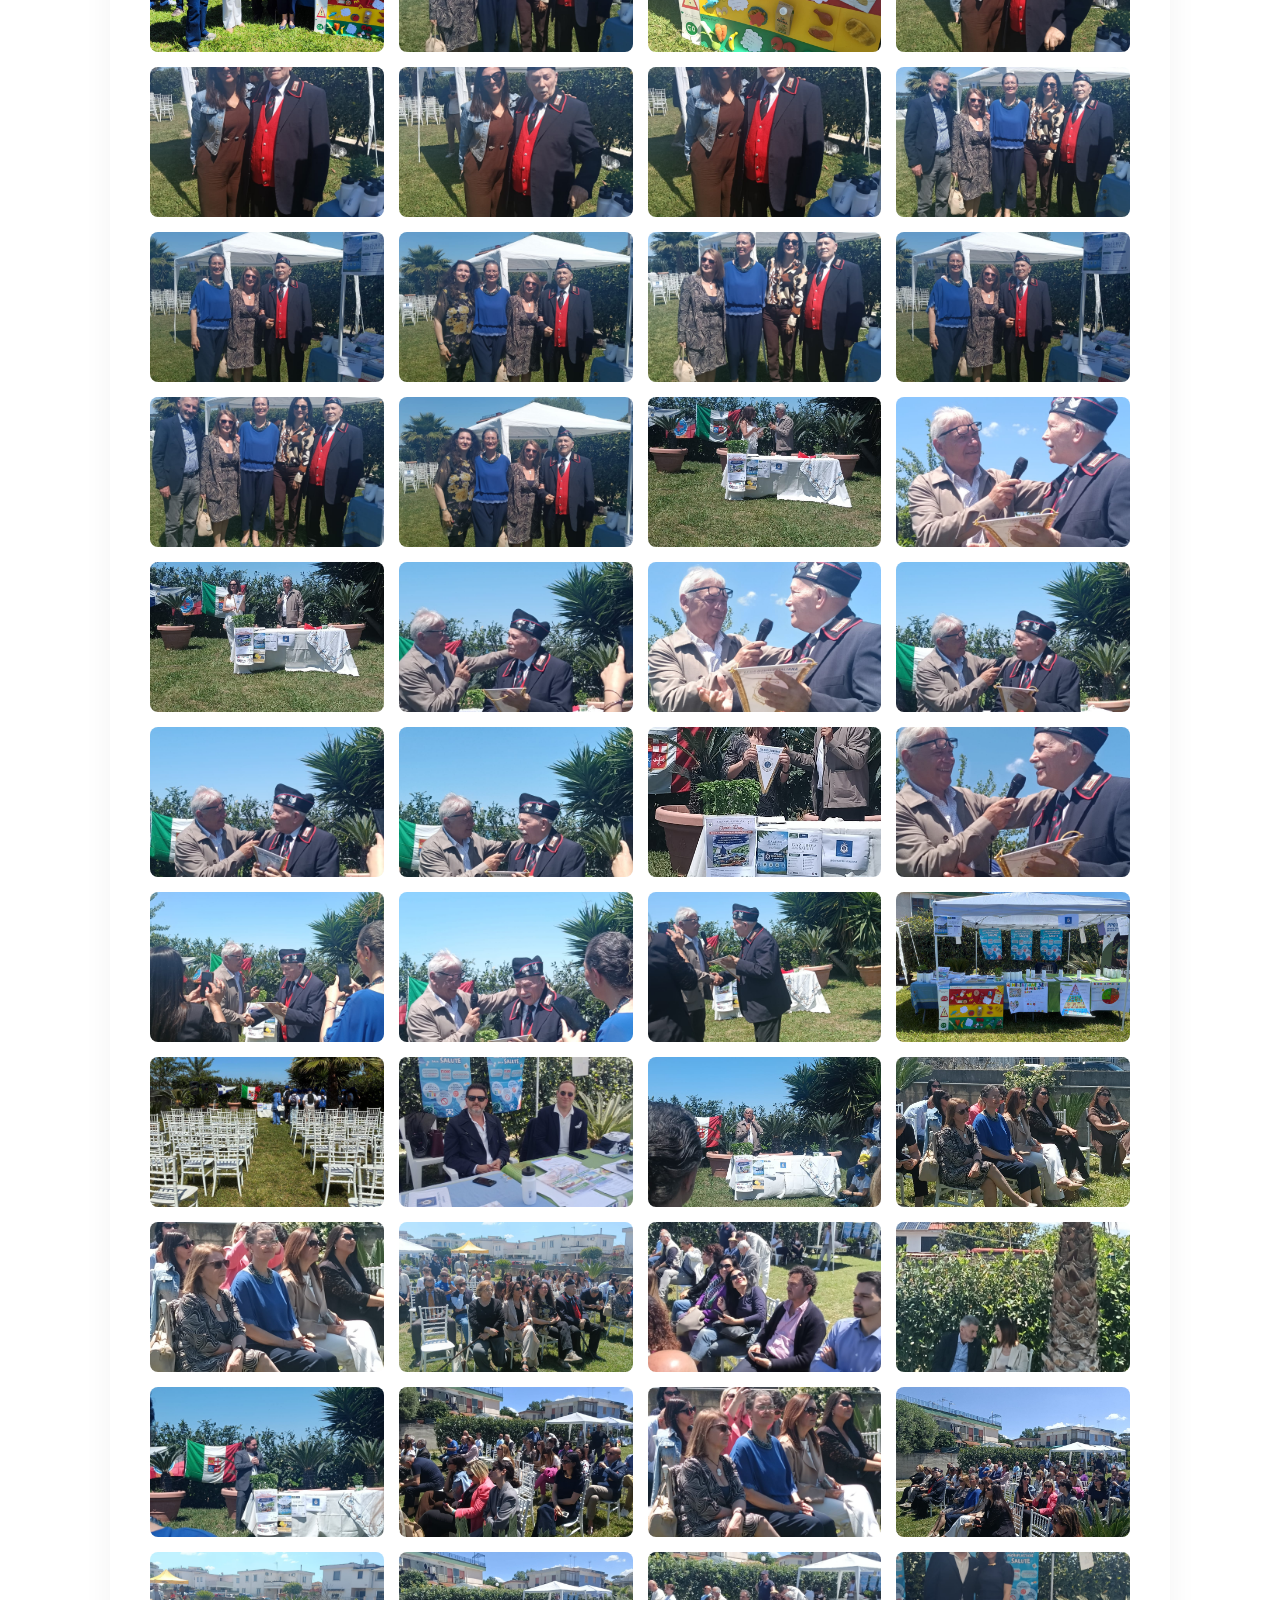
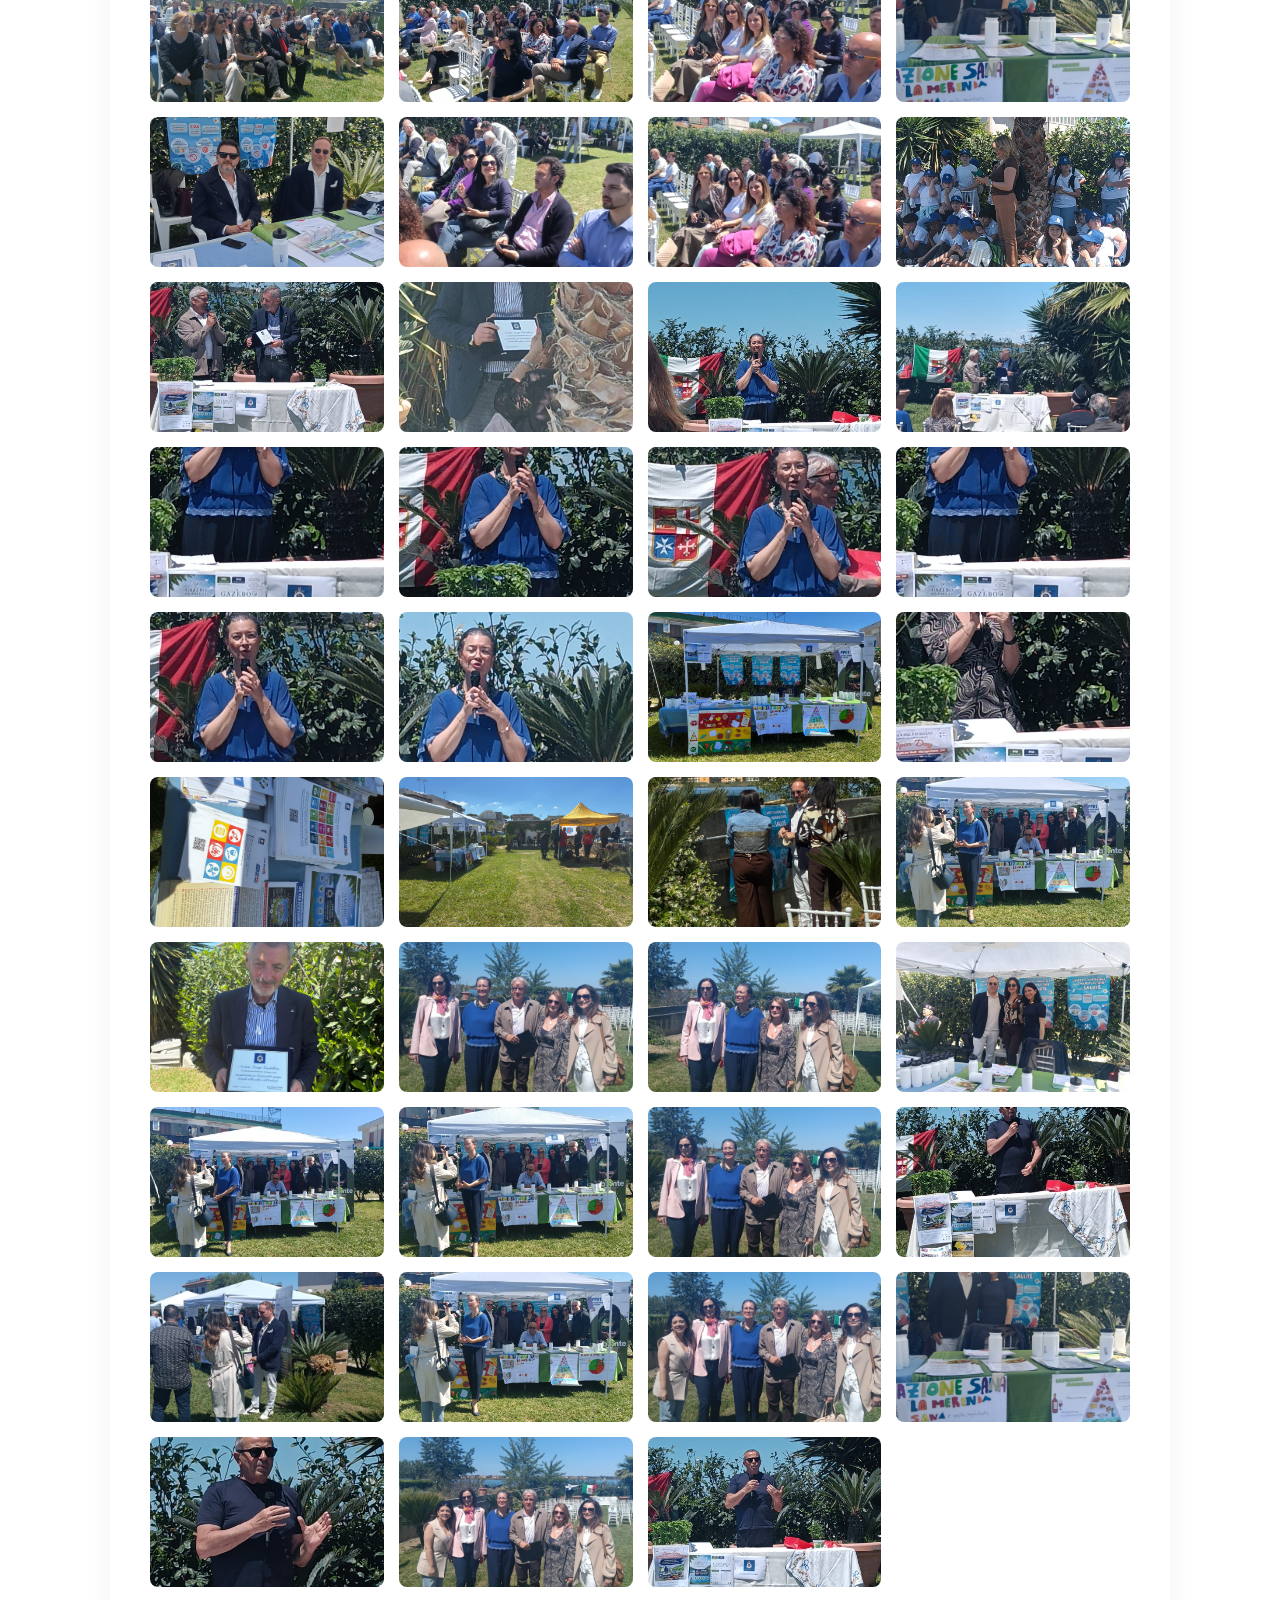
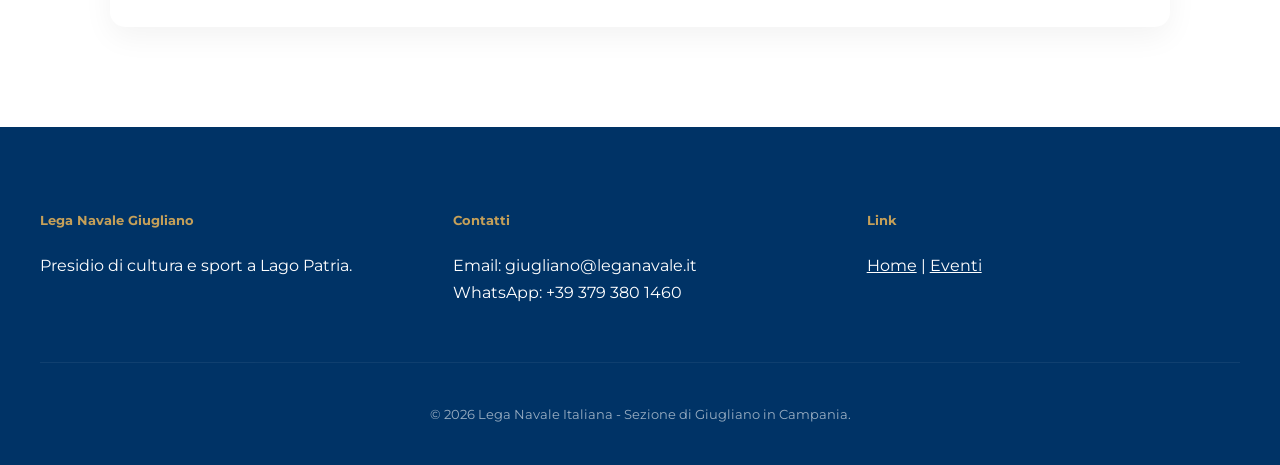
<file: eventi.html>
<!DOCTYPE html>
<html lang="it-IT">
<head>
    <meta charset="utf-8">
    <meta http-equiv="X-UA-Compatible" content="IE=edge,chrome=1">
    <title>Eventi - Lega Navale Italiana Sezione di Giugliano</title>
    <meta name="viewport" content="width=device-width, initial-scale=1.0">
    <link href="https://fonts.googleapis.com/css2?family=Playfair+Display:wght@700;900&family=Montserrat:wght@300;400;500;600;700&display=swap" rel="stylesheet">
    <link rel="stylesheet" href="https://cdnjs.cloudflare.com/ajax/libs/font-awesome/6.5.1/css/all.min.css">
    <style>
        :root {
            --lni-blue: #003366; 
            --lni-light-blue: #0073bf;
            --lni-gold: #c5a059; 
            --lni-white: #ffffff;
            --lni-gray: #f8f9fa;
            --container-width: 1100px;
        }

        * { box-sizing: border-box; }
        body {
            font-family: 'Montserrat', sans-serif;
            margin: 0; padding: 0; color: #2d2d2d; line-height: 1.7; background-color: var(--lni-white);
        }

        /* Navigation */
        nav {
            background: rgba(255, 255, 255, 0.98);
            backdrop-filter: blur(10px);
            box-shadow: 0 4px 20px rgba(0,0,0,0.05);
            padding: 10px 0;
            position: sticky;
            top: 0;
            z-index: 1000;
        }
        .nav-container {
            max-width: 1300px;
            margin: 0 auto;
            display: flex;
            justify-content: space-between;
            align-items: center;
            padding: 0 40px;
        }
        .logo-box {
            display: flex;
            align-items: center;
            text-decoration: none;
            color: var(--lni-blue);
        }
        .logo-box img { height: 85px; margin-right: 20px; }
        .logo-text h1 { font-size: 24px; margin: 0; font-weight: 800; line-height: 1.1; }
        .logo-text span { font-size: 14px; display: block; color: var(--lni-light-blue); text-transform: uppercase; font-weight: 600; }
        
        .nav-links { display: flex; gap: 25px; align-items: center; }
        .nav-links a { text-decoration: none; color: var(--lni-blue); font-weight: 700; text-transform: uppercase; font-size: 13px; transition: 0.3s; }
        .nav-links a:hover { color: var(--lni-gold); }

        .menu-toggle { display: none; font-size: 28px; color: var(--lni-blue); cursor: pointer; }

        /* Header Page */
        .page-header {
            background: var(--lni-blue);
            color: white;
            padding: 60px 0;
            text-align: center;
        }
        .page-header h2 { font-family: 'Playfair Display', serif; font-size: 3rem; margin: 0; }

        /* Article Structure */
        .article-container {
            max-width: var(--container-width);
            margin: 60px auto;
            padding: 0 20px;
        }
        .article-card {
            background: white;
            border-radius: 15px;
            box-shadow: 0 10px 30px rgba(0,0,0,0.05);
            margin-bottom: 80px;
            overflow: hidden;
        }
        .article-content { padding: 40px; }
        .article-header { display: flex; gap: 40px; margin-bottom: 40px; }
        .article-cover { flex: 0 0 400px; height: 300px; border-radius: 10px; overflow: hidden; }
        .article-cover img { width: 100%; height: 100%; object-fit: cover; }
        .article-text { flex: 1; }
        .article-text h3 { font-family: 'Playfair Display', serif; font-size: 2.2rem; margin-top: 0; color: var(--lni-blue); }
        .article-date { color: var(--lni-gold); font-weight: 700; text-transform: uppercase; font-size: 14px; margin-bottom: 10px; display: block; }
        
        /* Gallery inside article */
        .article-gallery {
            margin-top: 40px;
            display: grid;
            grid-template-columns: repeat(auto-fill, minmax(200px, 1fr));
            gap: 15px;
            padding-top: 40px;
            border-top: 1px solid #eee;
        }
        .article-gallery img { width: 100%; height: 150px; object-fit: cover; border-radius: 8px; cursor: pointer; transition: 0.3s; }
        .article-gallery img:hover { transform: scale(1.05); }

        footer { background: var(--lni-blue); color: white; padding: 60px 40px 40px; margin-top: 100px; }
        .footer-grid { max-width: 1300px; margin: 0 auto; display: grid; grid-template-columns: 1fr 1fr 1fr; gap: 40px; }
        .footer-col h5 { color: var(--lni-gold); margin-bottom: 20px; }
        .copyright { text-align: center; padding-top: 40px; border-top: 1px solid rgba(255,255,255,0.1); margin-top: 40px; font-size: 13px; opacity: 0.6; }

        @media (max-width: 1024px) {
            .article-header { flex-direction: column; }
            .article-cover { flex: 0 0 auto; width: 100%; height: 250px; }
            
            .menu-toggle { display: block; }
            .nav-links {
                display: none;
                flex-direction: column;
                position: absolute;
                top: 100%;
                left: 0;
                width: 100%;
                background: white;
                padding: 30px;
                box-shadow: 0 15px 30px rgba(0,0,0,0.1);
                gap: 20px;
                text-align: center;
                border-top: 1px solid #eee;
            }
            .nav-links.active { display: flex; }
            .nav-container { padding: 0 20px; }
        }
    </style>
</head>
<body>

    <nav>
        <div class="nav-container">
            <a href="index.html" class="logo-box">
                <img src="mod/aalborg_theme/graphics/nuovo_layout/images/logo.png" alt="Logo LNI">
                <div class="logo-text">
                    <h1>LEGA NAVALE ITALIANA</h1>
                    <span>Sezione di Giugliano in Campania</span>
                </div>
            </a>
            <div class="nav-links" id="nav-menu">
                <a href="index.html">Home</a>
                <a href="attivita.html">Attività</a>
                <a href="blog.html">Blog</a>
                <a href="storia.html">Storia</a>
                <a href="eventi.html">Eventi</a>
            </div>
            <div class="menu-toggle" onclick="toggleMenu()">
                <i class="fas fa-bars"></i>
            </div>
        </div>
    </nav>

    <header class="page-header">
        <h2>Eventi</h2>
    </header>

    <div class="article-container">
        <!-- Open Day Article -->
        <article class="article-card">
            <div class="article-content">
                <div class="article-header">
                    <div class="article-cover">
                        <img src="IMG-20260527-WA0084.jpg" alt="Open Day Copertina">
                    </div>
                    <div class="article-text">
                        <span class="article-date">22 Maggio 2026</span>
                        <h3>Open Day: Adottiamo il Lago Patria</h3>
                        <p>Il 22 maggio 2026 rimarrà una data storica per la nostra sezione. Abbiamo aperto le porte della Lega Navale alla comunità di Giugliano e di tutto il territorio flegreo per presentare il progetto "Adottiamo il Lago".</p>
                        <p>In collaborazione con l'ASL Napoli 2 Nord e le autorità locali, abbiamo trasformato le sponde del Lago Patria in un laboratorio a cielo aperto di cultura marinaresca, prevenzione sanitaria e tutela ambientale. Durante la giornata, decine di giovani hanno potuto approcciarsi per la prima volta alle discipline remiere, mentre il personale sanitario ha offerto consulti e informazioni sulla prevenzione attiva.</p>
                        <p>Questo evento segna l'inizio di una nuova era per il lago, non più visto solo come risorsa naturale da ammirare, ma come bene comune da vivere attivamente e proteggere ogni giorno.</p>
                    </div>
                </div>

                <h4>Fotogallery dell'Evento</h4>
                <div class="article-gallery">
                    <img src="IMG-20260527-WA0018.jpg">
                    <img src="IMG-20260527-WA0019.jpg">
                    <img src="IMG-20260527-WA0020.jpg">
                    <img src="IMG-20260527-WA0021.jpg">
                    <img src="IMG-20260527-WA0022.jpg">
                    <img src="IMG-20260527-WA0023.jpg">
                    <img src="IMG-20260527-WA0024.jpg">
                    <img src="IMG-20260527-WA0025.jpg">
                    <img src="IMG-20260527-WA0026.jpg">
                    <img src="IMG-20260527-WA0027.jpg">
                    <img src="IMG-20260527-WA0028.jpg">
                    <img src="IMG-20260527-WA0029.jpg">
                    <img src="IMG-20260527-WA0030.jpg">
                    <img src="IMG-20260527-WA0031.jpg">
                    <img src="IMG-20260527-WA0032.jpg">
                    <img src="IMG-20260527-WA0033.jpg">
                    <img src="IMG-20260527-WA0034.jpg">
                    <img src="IMG-20260527-WA0035.jpg">
                    <img src="IMG-20260527-WA0036.jpg">
                    <img src="IMG-20260527-WA0037.jpg">
                    <img src="IMG-20260527-WA0038.jpg">
                    <img src="IMG-20260527-WA0039.jpg">
                    <img src="IMG-20260527-WA0040.jpg">
                    <img src="IMG-20260527-WA0041.jpg">
                    <img src="IMG-20260527-WA0042.jpg">
                    <img src="IMG-20260527-WA0043.jpg">
                    <img src="IMG-20260527-WA0044.jpg">
                    <img src="IMG-20260527-WA0045.jpg">
                    <img src="IMG-20260527-WA0046.jpg">
                    <img src="IMG-20260527-WA0047.jpg">
                    <img src="IMG-20260527-WA0048.jpg">
                    <img src="IMG-20260527-WA0049.jpg">
                    <img src="IMG-20260527-WA0050.jpg">
                    <img src="IMG-20260527-WA0051.jpg">
                    <img src="IMG-20260527-WA0052.jpg">
                    <img src="IMG-20260527-WA0053.jpg">
                    <img src="IMG-20260527-WA0054.jpg">
                    <img src="IMG-20260527-WA0055.jpg">
                    <img src="IMG-20260527-WA0056.jpg">
                    <img src="IMG-20260527-WA0057.jpg">
                    <img src="IMG-20260527-WA0058.jpg">
                    <img src="IMG-20260527-WA0059.jpg">
                    <img src="IMG-20260527-WA0060.jpg">
                    <img src="IMG-20260527-WA0061.jpg">
                    <img src="IMG-20260527-WA0062.jpg">
                    <img src="IMG-20260527-WA0063.jpg">
                    <img src="IMG-20260527-WA0064.jpg">
                    <img src="IMG-20260527-WA0065.jpg">
                    <img src="IMG-20260527-WA0066.jpg">
                    <img src="IMG-20260527-WA0067.jpg">
                    <img src="IMG-20260527-WA0068.jpg">
                    <img src="IMG-20260527-WA0069.jpg">
                    <img src="IMG-20260527-WA0070.jpg">
                    <img src="IMG-20260527-WA0071.jpg">
                    <img src="IMG-20260527-WA0072.jpg">
                    <img src="IMG-20260527-WA0073.jpg">
                    <img src="IMG-20260527-WA0074.jpg">
                    <img src="IMG-20260527-WA0075.jpg">
                    <img src="IMG-20260527-WA0076.jpg">
                    <img src="IMG-20260527-WA0077.jpg">
                    <img src="IMG-20260527-WA0078.jpg">
                    <img src="IMG-20260527-WA0079.jpg">
                    <img src="IMG-20260527-WA0080.jpg">
                    <img src="IMG-20260527-WA0081.jpg">
                    <img src="IMG-20260527-WA0082.jpg">
                    <img src="IMG-20260527-WA0083.jpg">
                    <img src="IMG-20260527-WA0084.jpg">
                    <img src="IMG-20260527-WA0085.jpg">
                    <img src="IMG-20260527-WA0086.jpg">
                    <img src="IMG-20260527-WA0087.jpg">
                    <img src="IMG-20260527-WA0088.jpg">
                    <img src="IMG-20260527-WA0089.jpg">
                    <img src="IMG-20260527-WA0090.jpg">
                    <img src="IMG-20260527-WA0091.jpg">
                    <img src="IMG-20260527-WA0092.jpg">
                    <img src="IMG-20260527-WA0093.jpg">
                    <img src="IMG-20260527-WA0094.jpg">
                    <img src="IMG-20260527-WA0095.jpg">
                    <img src="IMG-20260527-WA0096.jpg">
                    <img src="IMG-20260527-WA0097.jpg">
                    <img src="IMG-20260527-WA0098.jpg">
                    <img src="IMG-20260527-WA0099.jpg">
                    <img src="IMG-20260527-WA0100.jpg">
                    <img src="IMG-20260527-WA0101.jpg">
                    <img src="IMG-20260527-WA0102.jpg">
                    <img src="IMG-20260527-WA0103.jpg">
                    <img src="IMG-20260527-WA0104.jpg">
                </div>
            </div>
        </article>
    </div>

    <footer>
        <div class="footer-grid">
            <div class="footer-col">
                <h5>Lega Navale Giugliano</h5>
                <p>Presidio di cultura e sport a Lago Patria.</p>
            </div>
            <div class="footer-col">
                <h5>Contatti</h5>
                <p>Email: giugliano@leganavale.it<br>WhatsApp: +39 379 380 1460</p>
            </div>
            <div class="footer-col">
                <h5>Link</h5>
                <p><a href="index.html" style="color:white;">Home</a> | <a href="eventi.html" style="color:white;">Eventi</a></p>
            </div>
        </div>
        <div class="copyright">
            &copy; 2026 Lega Navale Italiana - Sezione di Giugliano in Campania.
        </div>
    </footer>

    <script>
        function toggleMenu() {
            const menu = document.getElementById('nav-menu');
            menu.classList.toggle('active');
        }
    </script>
</body>
</html>
</file>
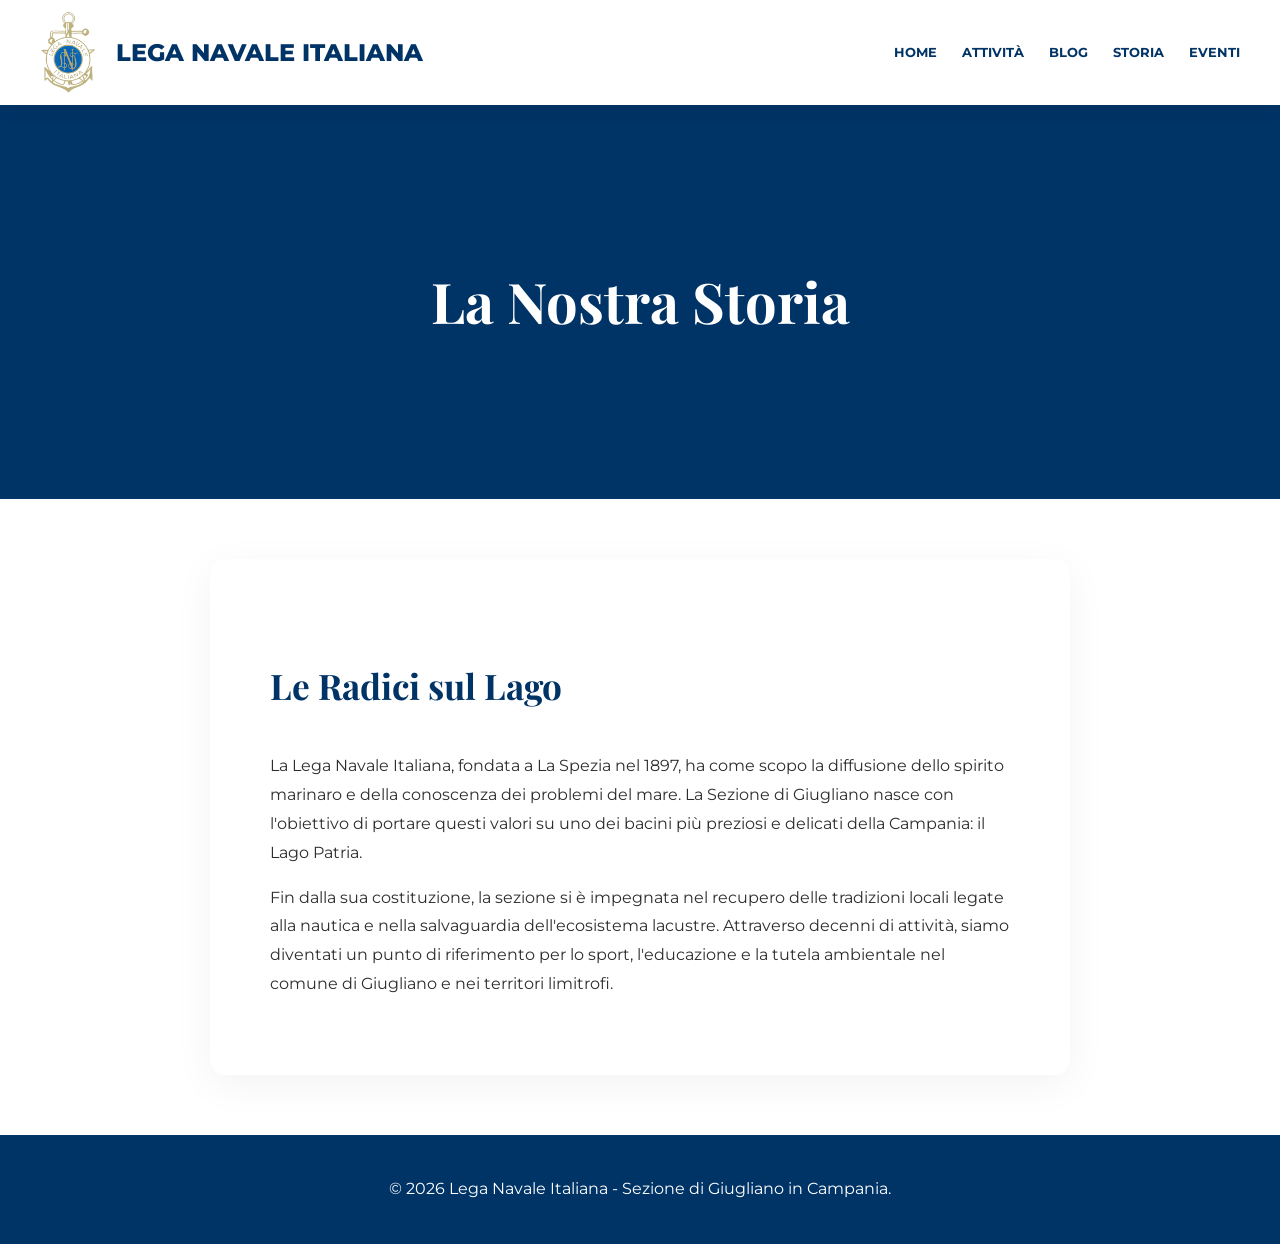
<file: storia.html>
<!DOCTYPE html>
<html lang="it-IT">
<head>
    <meta charset="utf-8">
    <meta http-equiv="X-UA-Compatible" content="IE=edge,chrome=1">
    <title>Storia - Lega Navale Italiana Sezione di Giugliano</title>
    <meta name="viewport" content="width=device-width, initial-scale=1.0">
    <link href="https://fonts.googleapis.com/css2?family=Playfair+Display:wght@700;900&family=Montserrat:wght@300;400;500;600;700&display=swap" rel="stylesheet">
    <link rel="stylesheet" href="https://cdnjs.cloudflare.com/ajax/libs/font-awesome/6.5.1/css/all.min.css">
    <style>
        :root {
            --lni-blue: #003366; --lni-gold: #c5a059; --lni-white: #ffffff; --lni-gray: #f8f9fa;
        }
        * { box-sizing: border-box; }
        body { font-family: 'Montserrat', sans-serif; margin: 0; padding: 0; color: #2d2d2d; line-height: 1.8; }
        
        /* Navigation */
        nav {
            background: rgba(255, 255, 255, 0.98);
            backdrop-filter: blur(10px);
            box-shadow: 0 4px 20px rgba(0,0,0,0.05);
            padding: 10px 0;
            position: sticky;
            top: 0;
            z-index: 1000;
        }
        .nav-container {
            max-width: 1300px;
            margin: 0 auto;
            display: flex;
            justify-content: space-between;
            align-items: center;
            padding: 0 40px;
        }
        .logo-box {
            display: flex;
            align-items: center;
            text-decoration: none;
            color: var(--lni-blue);
        }
        .logo-box img { height: 85px; margin-right: 20px; }
        
        .nav-links { display: flex; gap: 25px; align-items: center; }
        .nav-links a { text-decoration: none; color: var(--lni-blue); font-weight: 700; text-transform: uppercase; font-size: 13px; transition: 0.3s; }
        .nav-links a:hover { color: var(--lni-gold); }

        .menu-toggle { display: none; font-size: 28px; color: var(--lni-blue); cursor: pointer; }

        .header-storia { background: var(--lni-blue); color: white; padding: 100px 0; text-align: center; }
        .header-storia h2 { font-family: 'Playfair Display', serif; font-size: 3.5rem; }

        .content-container { max-width: 900px; margin: 60px auto; padding: 0 20px; }
        .storia-article { background: white; padding: 60px; border-radius: 15px; box-shadow: 0 10px 40px rgba(0,0,0,0.05); }
        .storia-article h3 { font-family: 'Playfair Display', serif; font-size: 2.2rem; color: var(--lni-blue); }
        
        footer { background: var(--lni-blue); color: white; padding: 40px; text-align: center; margin-top: 60px; }

        @media (max-width: 1024px) {
            .menu-toggle { display: block; }
            .nav-links {
                display: none;
                flex-direction: column;
                position: absolute;
                top: 100%;
                left: 0;
                width: 100%;
                background: white;
                padding: 30px;
                box-shadow: 0 15px 30px rgba(0,0,0,0.1);
                gap: 20px;
                text-align: center;
                border-top: 1px solid #eee;
            }
            .nav-links.active { display: flex; }
            .nav-container { padding: 0 20px; }
            .storia-article { padding: 30px; }
        }
    </style>
</head>
<body>
    <nav>
        <div class="nav-container">
            <a href="index.html" class="logo-box">
                <img src="mod/aalborg_theme/graphics/nuovo_layout/images/logo.png" alt="Logo LNI">
                <div class="logo-text">
                    <h1 style="font-size: 24px; margin: 0; font-weight: 800; color: var(--lni-blue);">LEGA NAVALE ITALIANA</h1>
                </div>
            </a>
            <div class="nav-links" id="nav-menu">
                <a href="index.html">Home</a>
                <a href="attivita.html">Attività</a>
                <a href="blog.html">Blog</a>
                <a href="storia.html">Storia</a>
                <a href="eventi.html">Eventi</a>
            </div>
            <div class="menu-toggle" onclick="toggleMenu()">
                <i class="fas fa-bars"></i>
            </div>
        </div>
    </nav>
    <header class="header-storia">
        <h2>La Nostra Storia</h2>
    </header>
    <div class="content-container">
        <article class="storia-article">
            <h3>Le Radici sul Lago</h3>
            <p>La Lega Navale Italiana, fondata a La Spezia nel 1897, ha come scopo la diffusione dello spirito marinaro e della conoscenza dei problemi del mare. La Sezione di Giugliano nasce con l'obiettivo di portare questi valori su uno dei bacini più preziosi e delicati della Campania: il Lago Patria.</p>
            <p>Fin dalla sua costituzione, la sezione si è impegnata nel recupero delle tradizioni locali legate alla nautica e nella salvaguardia dell'ecosistema lacustre. Attraverso decenni di attività, siamo diventati un punto di riferimento per lo sport, l'educazione e la tutela ambientale nel comune di Giugliano e nei territori limitrofi.</p>
        </article>
    </div>
    <footer>
        &copy; 2026 Lega Navale Italiana - Sezione di Giugliano in Campania.
    </footer>

    <script>
        function toggleMenu() {
            const menu = document.getElementById('nav-menu');
            menu.classList.toggle('active');
        }
    </script>
</body>
</html>
</file>
